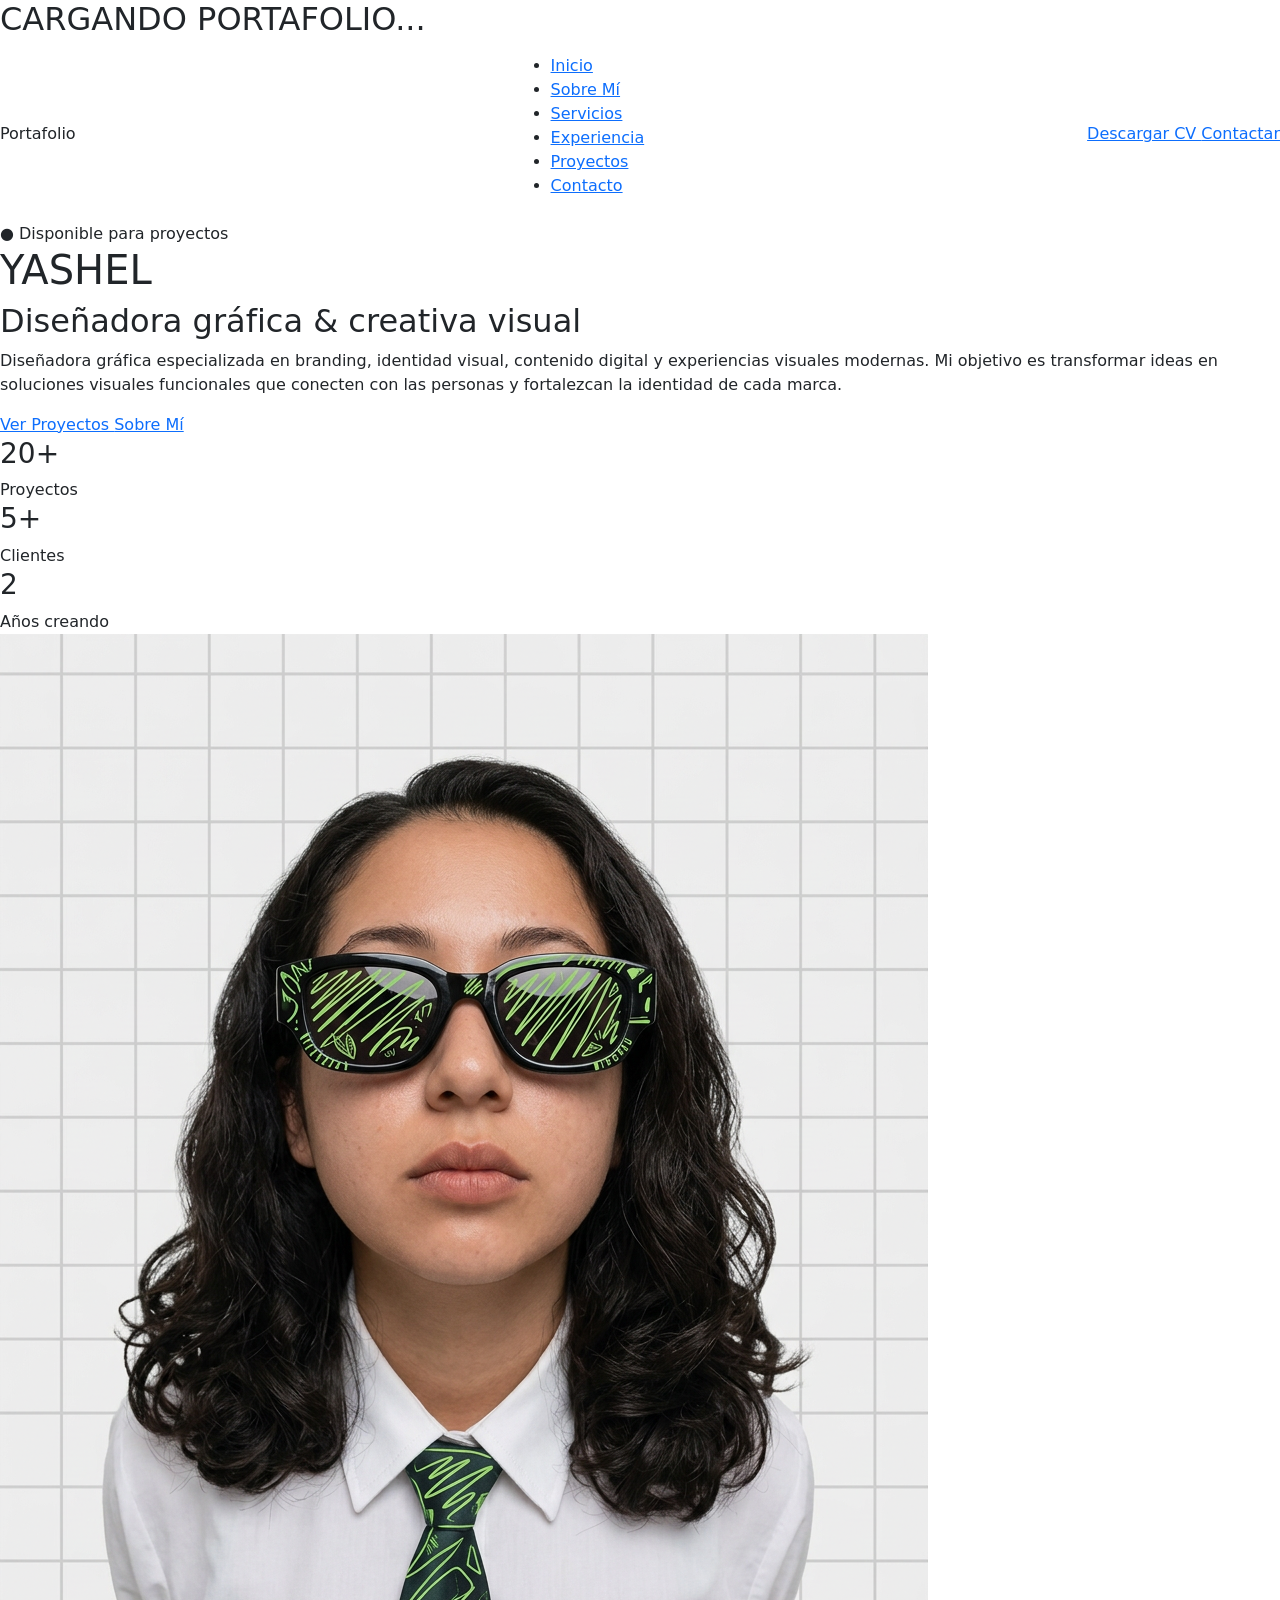
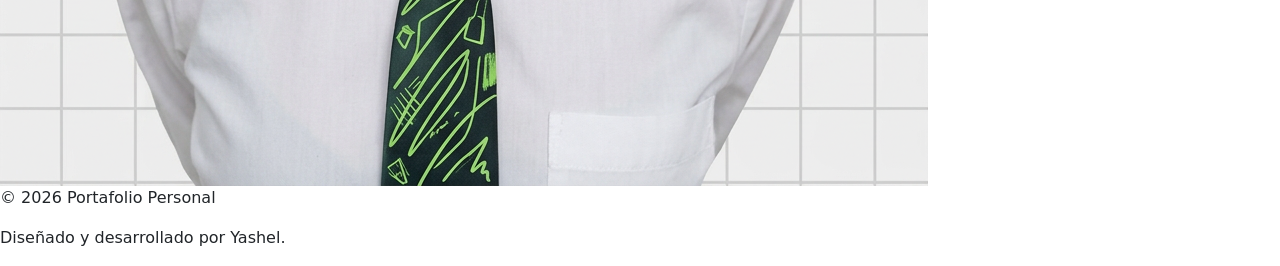
<file: index/index.html>
<!DOCTYPE html>
<html lang="es">

<head>
    <meta charset="UTF-8">
    <meta name="viewport" content="width=device-width, initial-scale=1.0">
<title>Portafolio | Yashel</title>
<link rel="stylesheet" href="https://cdn.jsdelivr.net/npm/bootstrap@5.3.3/dist/css/bootstrap.min.css">
<link rel="stylesheet" href="https://cdnjs.cloudflare.com/ajax/libs/font-awesome/6.5.1/css/all.min.css">
<link rel="stylesheet" href="https://unpkg.com/aos@2.3.1/dist/aos.css">
<link rel="stylesheet" href="css/style">

    <link href="https://fonts.googleapis.com/css2?family=Poppins:wght@300;400;500;600;700&display=swap"
        rel="stylesheet">
</head>

<body>

    <!-- LOADER -->

    <div class="loader">

        <div class="loader-content">

            <h2>CARGANDO PORTAFOLIO...</h2>

            <div class="progress-bar">
                <span></span>
            </div>

        </div>

    </div>

    <!-- HEADER -->

    <header id="inicio">

        <nav class="navbar">

            <div class="logo">
                Portafolio
            </div>

            <ul class="menu">
    <li><a href="/index.html">Inicio</a></li>
    <li><a href="/pages/sobre.html">Sobre Mí</a></li>
    <li><a href="/pages/servicios.html">Servicios</a></li>
    <li><a href="/pages/experiencia.html">Experiencia</a></li>
    <li><a href="/pages/proyectos.html">Proyectos</a></li>
    <li><a href="/pages/contacto.html">Contacto</a></li>
</ul>

            <div class="nav-buttons">

                <a href="#" class="btn-cv">
                    Descargar CV
                </a>

                <a href="#contacto" class="btn-contacto">
                    Contactar
                </a>

            </div>

        </nav>

        <div class="hero">

            <div class="hero-text">

                <span class="status">
                    ● Disponible para proyectos
                </span>

                <h1>YASHEL</h1>

                <h2>
                    Diseñadora gráfica &
                    creativa visual
                </h2>

                <p>
                     Diseñadora gráfica especializada en branding,
                    identidad visual, contenido digital y experiencias
                    visuales modernas. Mi objetivo es transformar ideas
                    en soluciones visuales funcionales que conecten con
                    las personas y fortalezcan la identidad de cada marca.
                </p>

                <div class="buttons">

                    <a href="#proyectos" class="btn-primary">
                        Ver Proyectos
                    </a>

                    <a href="#sobre" class="btn-secondary">
                        Sobre Mí
                    </a>

                </div>

            <div class="hero-stats">

                    <div class="stat">

                        <h3>20+</h3>

                        <span>
                            Proyectos
                        </span>

                    </div>

                    <div class="stat">

                        <h3>5+</h3>

                        <span>
                            Clientes
                        </span>

                    </div>

                    <div class="stat">

                        <h3>2</h3>

                        <span>
                            Años creando
                        </span>

                    </div>

                </div>

            </div>

            <div class="profile-container">

                <div class="profile-glow"></div>

                <img src="img/foto-perfil.png"
                    alt="Perfil"
                    class="profile">

            </div>

        </div>

    </header>

    <main>

    </div>

    </main>

    <footer>

        <p>
        © 2026 Portafolio Personal
    </p>

    <p>
        Diseñado y desarrollado por Yashel.
    </p>

</footer>
<script src="https://cdn.jsdelivr.net/npm/bootstrap@5.3.3/dist/js/bootstrap.bundle.min.js"></script>
<script src="https://unpkg.com/aos@2.3.1/dist/aos.js"></script>
<script src="/js/main.js"></script>
</body>

</html>
</file>
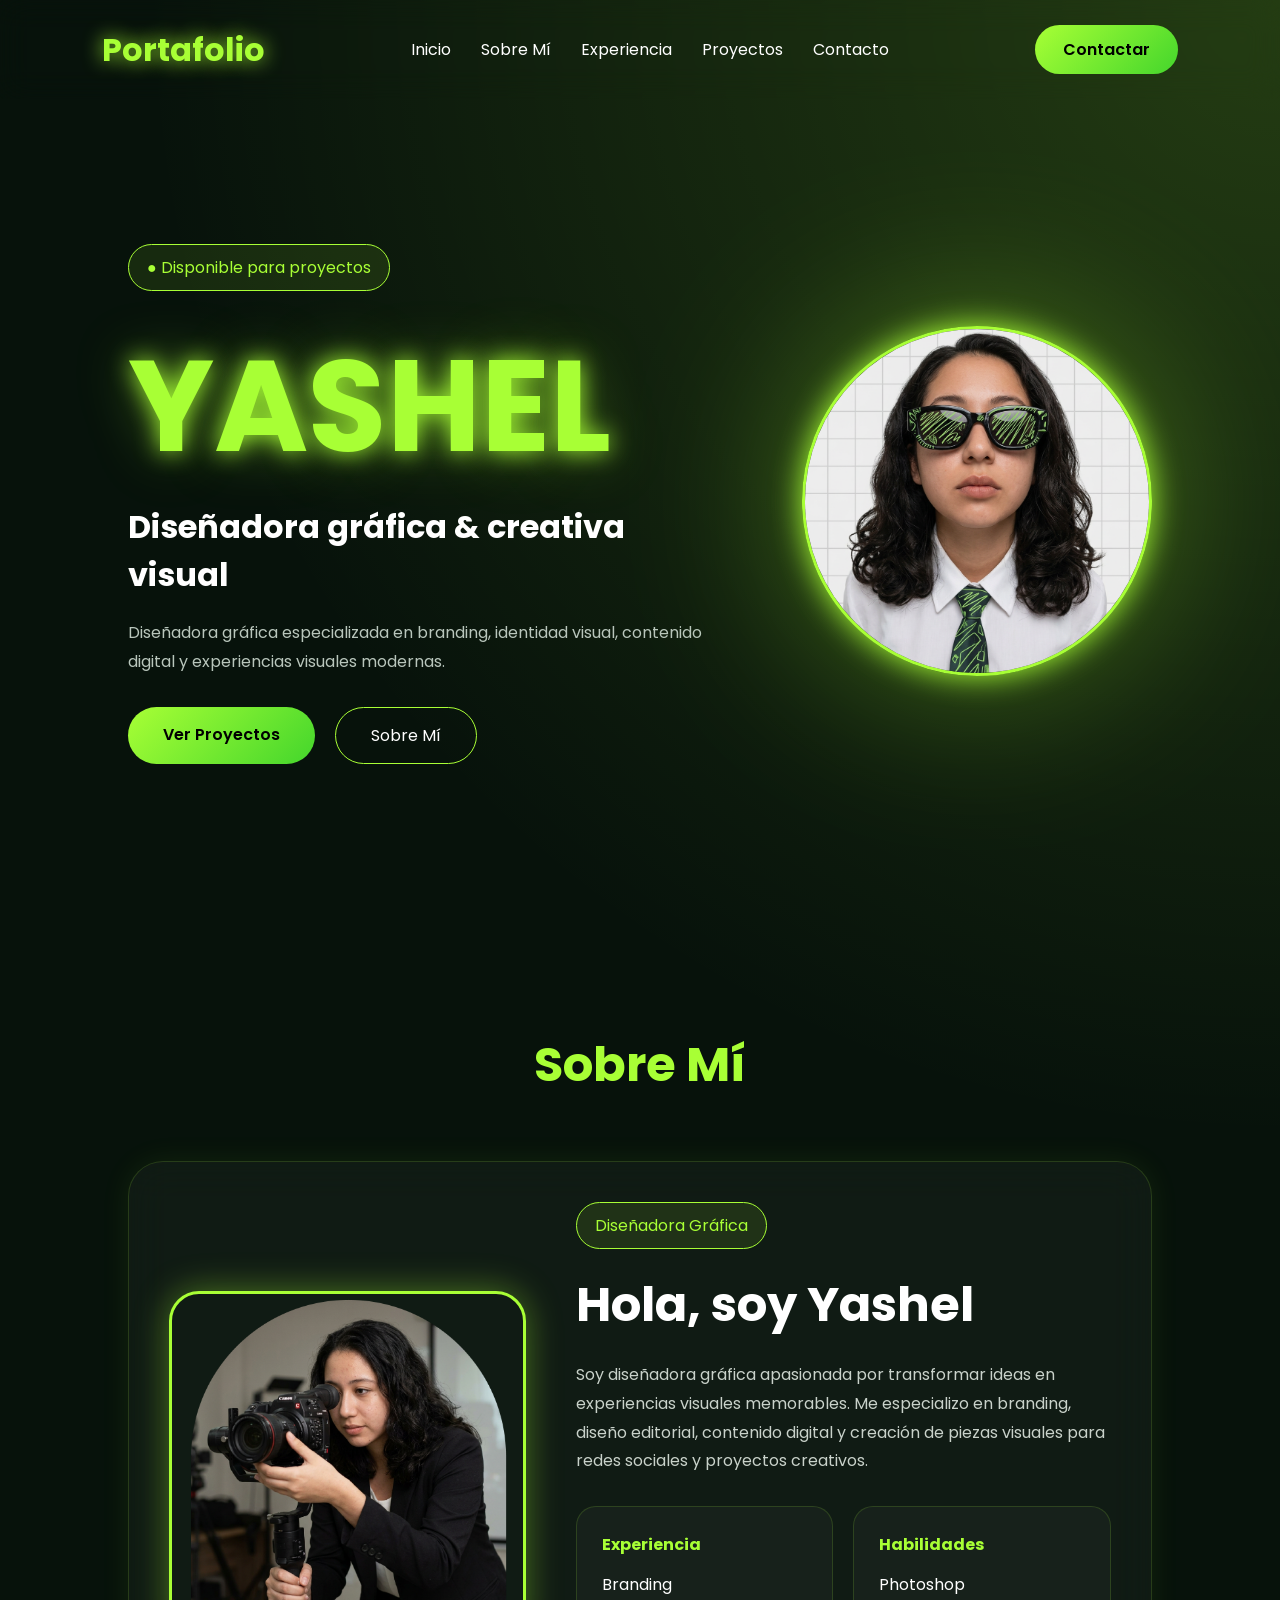
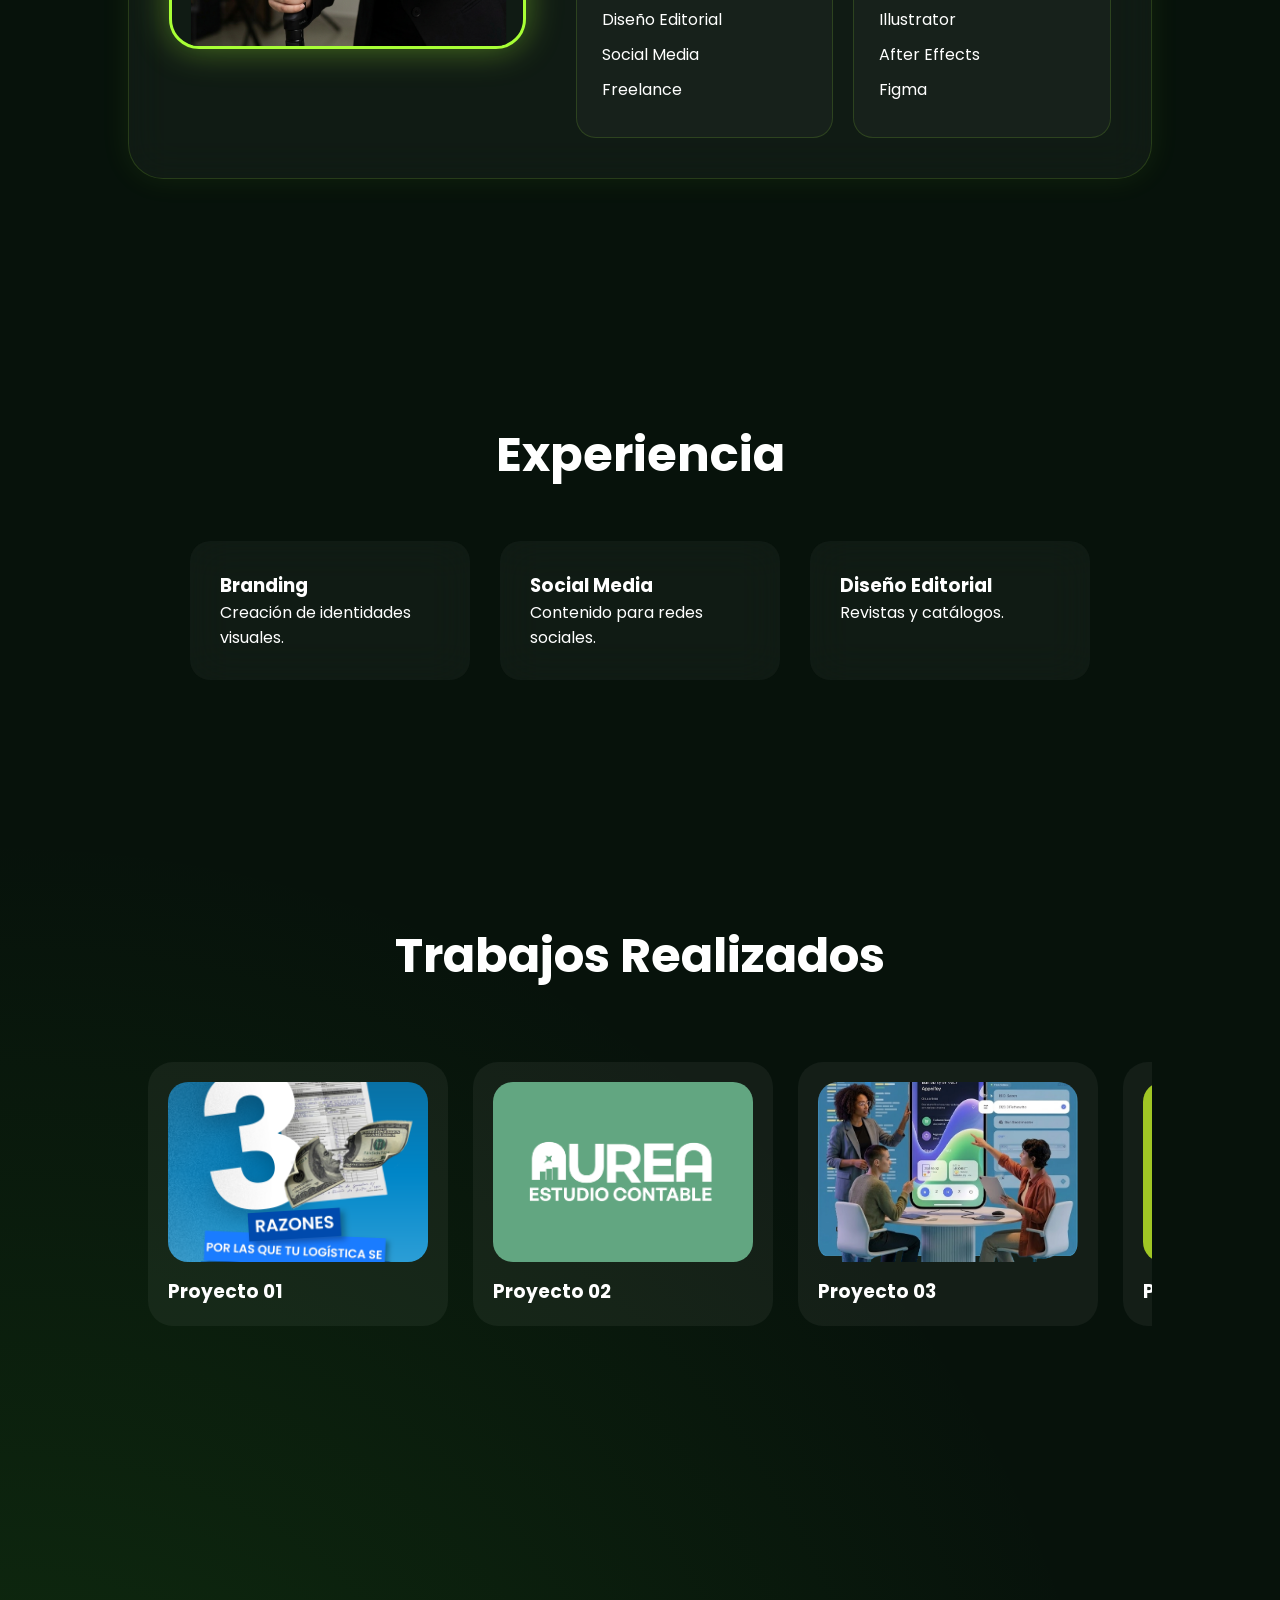
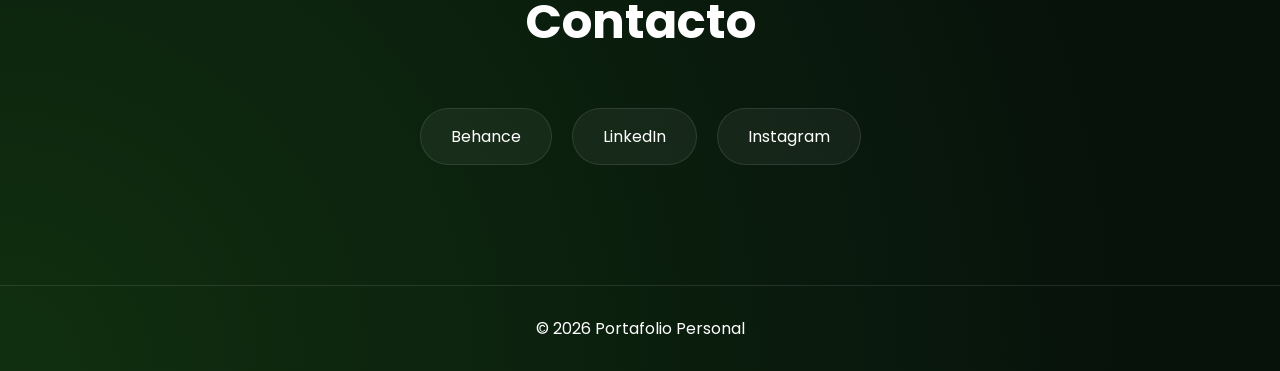
<file: index.html/index.html.html>
<!DOCTYPE html>
<html lang="es">

<head>
    <meta charset="UTF-8">
    <meta name="viewport" content="width=device-width, initial-scale=1.0">
    <title>Portfolio | Anya</title>

    <link rel="stylesheet" href="style.css">

    <link href="https://fonts.googleapis.com/css2?family=Poppins:wght@300;400;500;600;700&display=swap"
        rel="stylesheet">
</head>

<body>

    <!-- LOADER -->

    <div class="loader">

        <div class="loader-content">

            <h2>CARGANDO PORTAFOLIO...</h2>

            <div class="progress-bar">
                <span></span>
            </div>

        </div>

    </div>

    <!-- HEADER -->

    <header id="inicio">

        <nav class="navbar">

            <div class="logo">
                Portafolio
            </div>

            <ul class="menu">
                <li><a href="#inicio">Inicio</a></li>
                <li><a href="#sobre">Sobre Mí</a></li>
                <li><a href="#experiencia">Experiencia</a></li>
                <li><a href="#proyectos">Proyectos</a></li>
                <li><a href="#contacto">Contacto</a></li>
            </ul>

            <a href="#contacto" class="btn-contacto">
                Contactar
            </a>

        </nav>

        <div class="hero">

            <div class="hero-text">

                <span class="status">
                    ● Disponible para proyectos
                </span>

                <h1>YASHEL</h1>

                <h2>
                    Diseñadora gráfica &
                    creativa visual
                </h2>

                <p>
                    Diseñadora gráfica especializada en branding,
                    identidad visual, contenido digital y experiencias
                    visuales modernas.
                </p>

                <div class="buttons">

                    <a href="#proyectos" class="btn-primary">
                        Ver Proyectos
                    </a>

                    <a href="#sobre" class="btn-secondary">
                        Sobre Mí
                    </a>

                </div>

            </div>

            <div class="profile-container">

                <div class="profile-glow"></div>

                <img src="img/foto-perfil.png" alt="Perfil" class="profile">

            </div>

        </div>

    </header>

    <main>

        <!-- SOBRE MI -->

        <section id="sobre">

            <h2 class="section-title">
                Sobre Mí
            </h2>

            <div class="about-card">

                <div class="about-photo">

                    <img src="img/foto-sobre-mi.png" alt="Yashel">

                </div>

                <div class="about-info">

                    <span class="about-tag">
                        Diseñadora Gráfica
                    </span>

                    <h3>
                        Hola, soy Yashel
                    </h3>

                    <p>
                        Soy diseñadora gráfica apasionada por transformar ideas
                        en experiencias visuales memorables. Me especializo en
                        branding, diseño editorial, contenido digital y creación
                        de piezas visuales para redes sociales y proyectos
                        creativos.
                    </p>

                    <div class="about-grid">

                        <div class="mini-card">

                            <h4>Experiencia</h4>

                            <ul>
                                <li>Branding</li>
                                <li>Diseño Editorial</li>
                                <li>Social Media</li>
                                <li>Freelance</li>
                            </ul>

                        </div>

                        <div class="mini-card">

                            <h4>Habilidades</h4>

                            <ul>
                                <li>Photoshop</li>
                                <li>Illustrator</li>
                                <li>After Effects</li>
                                <li>Figma</li>
                            </ul>

                        </div>

                    </div>

                </div>

            </div>

        </section>

        <!-- EXPERIENCIA -->

        <section id="experiencia">

            <h2>Experiencia</h2>

            <div class="timeline">

                <div class="card">
                    <h3>Branding</h3>
                    <p>Creación de identidades visuales.</p>
                </div>

                <div class="card">
                    <h3>Social Media</h3>
                    <p>Contenido para redes sociales.</p>
                </div>

                <div class="card">
                    <h3>Diseño Editorial</h3>
                    <p>Revistas y catálogos.</p>
                </div>

            </div>

        </section>

        <!-- PROYECTOS -->

<section id="proyectos">

    <h2>Trabajos Realizados</h2>

    <div class="carousel">

        <div class="project">
            <img src="./img/foto-proyect.PNG" alt="Proyecto 01" class="project-img">
            <h3>Proyecto 01</h3>
        </div>

        <div class="project">
            <img src="./img/foto-proyect1.png" alt="Proyecto 02" class="project-img">
            <h3>Proyecto 02</h3>
        </div>

        <div class="project">
            <img src="./img/foto-proyect2.png" alt="Proyecto 03" class="project-img">
            <h3>Proyecto 03</h3>
        </div>

        <div class="project">
            <img src="./img/foto-proyect3.png" alt="Proyecto 04" class="project-img">
            <h3>Proyecto 04</h3>
        </div>

    </div>

        </section>

        <!-- CONTACTO -->

        <section id="contacto">

            <h2>Contacto</h2>

            <div class="socials">

                <a href="#">Behance</a>
                <a href="#">LinkedIn</a>
                <a href="#">Instagram</a>

            </div>

        </section>

    </main>

    <footer>

        <p>
            © 2026 Portafolio Personal
        </p>

    </footer>

</body>

</html>
</file>
<file: index.html/style.css>
:root {

    --bg: #07120b;
    --bg2: #0f1f14;

    --lime: #A8FF35;
    --lime2: #D8FF7A;

    --green: #44D62C;

    --red: #FF4D4D;

    --text: #ffffff;
    --soft: #b9c6bc;

}

*{
    margin:0;
    padding:0;
    box-sizing:border-box;
}

html{
    scroll-behavior:smooth;
}

body{

    font-family:'Poppins',sans-serif;
    color:white;

    background:
        radial-gradient(circle at top right,
            rgba(168,255,53,.18),
            transparent 30%),

        radial-gradient(circle at bottom left,
            rgba(68,214,44,.15),
            transparent 30%),

        #07120b;

    overflow-x:hidden;
}

/* LOADER */

.loader{

    height:100vh;
    display:flex;
    justify-content:center;
    align-items:center;

    animation:hideLoader 4s forwards;

    position:fixed;
    width:100%;
    background:#07120b;

    z-index:9999;
}

.loader-content{
    width:400px;
}

.progress-bar{

    height:8px;
    background:rgba(255,255,255,.1);

    border-radius:20px;

    margin-top:20px;

    overflow:hidden;
}

.progress-bar span{

    display:block;
    height:100%;
    width:0;

    background:var(--lime);

    animation:load 3s forwards;
}

@keyframes load{

    to{
        width:100%;
    }

}

@keyframes hideLoader{

    0%,90%{
        opacity:1;
    }

    100%{
        opacity:0;
        visibility:hidden;
    }

}

/* NAVBAR */

.navbar{

    display:flex;
    justify-content:space-between;
    align-items:center;

    padding:25px 8%;

    backdrop-filter:blur(15px);

    position:sticky;
    top:0;
    z-index:100;
}

.logo{

    font-size:2rem;
    font-weight:700;

    color:var(--lime);

    text-shadow:0 0 20px var(--lime);
}

.menu{

    display:flex;
    list-style:none;
    gap:30px;
}

.menu a{

    text-decoration:none;
    color:white;
    transition:.3s;
}

.menu a:hover{
    color:var(--lime);
}

.btn-contacto{

    text-decoration:none;

    padding:12px 28px;

    border-radius:30px;

    background:linear-gradient(
        135deg,
        var(--lime),
        var(--green)
    );

    color:black;
    font-weight:600;
}

/* HERO */

.hero{

    min-height:90vh;

    display:flex;
    justify-content:center;
    align-items:center;

    gap:100px;

    padding:0 10%;
}

.hero-text{

    max-width:600px;

    animation:slideUp 1.5s ease;
}

.status{

    display:inline-block;

    background:rgba(168,255,53,.1);

    border:1px solid var(--lime);

    padding:10px 18px;

    border-radius:50px;

    color:var(--lime);
}

.hero h1{

    font-size:8rem;

    margin-top:20px;

    color:var(--lime);

    text-shadow:
        0 0 25px var(--lime),
        0 0 60px rgba(168,255,53,.4);
}

.hero h2{

    margin-bottom:20px;

    font-size:2rem;
}

.hero p{

    color:var(--soft);

    line-height:1.8;

    margin-bottom:30px;
}

.buttons{

    display:flex;
    gap:20px;
}

.btn-primary{

    padding:15px 35px;

    border-radius:50px;

    text-decoration:none;

    background:linear-gradient(
        135deg,
        var(--lime),
        var(--green)
    );

    color:black;
    font-weight:600;
}

.btn-secondary{

    padding:15px 35px;

    border-radius:50px;

    text-decoration:none;

    border:1px solid var(--lime);

    color:white;
}

/* FOTO */

.profile-container{
    position:relative;
}

.profile-glow{

    width:350px;
    height:350px;

    background:var(--lime);

    position:absolute;

    border-radius:50%;

    filter:blur(90px);

    opacity:.4;
}

.profile{

    width:350px;
    height:350px;

    object-fit:cover;

    border-radius:50%;

    border:3px solid var(--lime);

    position:relative;

    box-shadow:0 0 30px var(--lime);
}

/* SECCIONES */

section{

    padding:120px 10%;
}

section h2{

    text-align:center;

    margin-bottom:50px;

    font-size:3rem;
}

/* SOBRE MI */

.section-title{

    text-align:center;

    font-size:3rem;

    margin-bottom:60px;

    color:var(--lime);
}

.about-card{

    max-width:1200px;

    margin:auto;

    display:flex;

    align-items:center;

    gap:50px;

    padding:40px;

    border-radius:35px;

    background:rgba(255,255,255,.04);

    backdrop-filter:blur(20px);

    border:1px solid rgba(168,255,53,.15);

    box-shadow:0 0 30px rgba(168,255,53,.08);
}

.about-photo{

    flex:1;

    display:flex;
    justify-content:center;
    align-items:center;
}

.about-photo img{

    width:100%;
    max-width:380px;

    border-radius:30px;

    border:3px solid var(--lime);

    box-shadow:0 0 35px rgba(168,255,53,.4);
}

.about-info{
    flex:1.5;
}

.about-tag{

    display:inline-block;

    padding:10px 18px;

    border-radius:50px;

    background:rgba(168,255,53,.1);

    color:var(--lime);

    border:1px solid var(--lime);

    margin-bottom:20px;
}

.about-info h3{

    font-size:3rem;

    margin-bottom:20px;
}

.about-info p{

    color:#c9d2ca;

    line-height:1.8;

    margin-bottom:30px;
}

.about-grid{

    display:grid;

    grid-template-columns:1fr 1fr;

    gap:20px;
}

.mini-card{

    padding:25px;

    border-radius:20px;

    background:rgba(255,255,255,.03);

    border:1px solid rgba(168,255,53,.15);

    transition:.4s;
}

.mini-card:hover{

    transform:translateY(-8px);

    box-shadow:0 0 25px rgba(168,255,53,.2);
}

.mini-card h4{

    color:var(--lime);

    margin-bottom:15px;
}

.mini-card ul{
    list-style:none;
}

.mini-card li{
    margin-bottom:10px;
}

/* EXPERIENCIA */

.timeline{

    display:flex;

    justify-content:center;

    gap:30px;

    flex-wrap:wrap;
}

.card{

    width:280px;

    padding:30px;

    border-radius:20px;

    background:rgba(255,255,255,.04);

    backdrop-filter:blur(20px);

    transition:.4s;
}

.card:hover{

    transform:translateY(-10px);

    box-shadow:0 0 30px rgba(168,255,53,.4);
}

/* PROYECTOS */

.carousel{

    display:flex;

    gap:25px;

    overflow-x:auto;

    padding:20px;
}

.project{

    min-width:300px;

    padding:20px;

    border-radius:25px;

    background:rgba(255,255,255,.05);

    transition:.4s;
}

.project:hover{

    transform:
        perspective(1000px)
        rotateY(10deg)
        scale(1.05);
}

.image{

    height:180px;

    border-radius:20px;

    margin-bottom:15px;

    background:linear-gradient(
        135deg,
        var(--lime),
        var(--green)
    );
}

/* CONTACTO */

.socials{

    display:flex;

    justify-content:center;

    gap:20px;
}

.socials a{

    text-decoration:none;

    color:white;

    padding:15px 30px;

    border-radius:50px;

    background:rgba(255,255,255,.05);

    border:1px solid rgba(255,255,255,.1);
}

/* FOOTER */

footer{

    padding:30px;

    text-align:center;

    border-top:1px solid rgba(255,255,255,.1);
}

/* ANIMACIONES */

@keyframes slideUp{

    from{
        opacity:0;
        transform:translateY(80px);
    }

    to{
        opacity:1;
        transform:translateY(0);
    }
}

/* RESPONSIVE */

@media(max-width:900px){

    .about-card{
        flex-direction:column;
        text-align:center;
    }

    .about-grid{
        grid-template-columns:1fr;
    }

    .hero{
        flex-direction:column;
        text-align:center;
        gap:50px;
    }

    .hero h1{
        font-size:4rem;
    }

    .navbar{
        flex-direction:column;
        gap:20px;
    }

    .menu{
        flex-wrap:wrap;
        justify-content:center;
    }
}
.project-img{
    width:100%;
    height:180px;
    object-fit:cover;
    border-radius:20px;
    display:block;
    margin-bottom:15px;
}

.project{
    min-width:300px;
    padding:20px;
    border-radius:25px;
    background:rgba(255,255,255,.05);
    transition:.4s;
    overflow:hidden;
}
</file>
